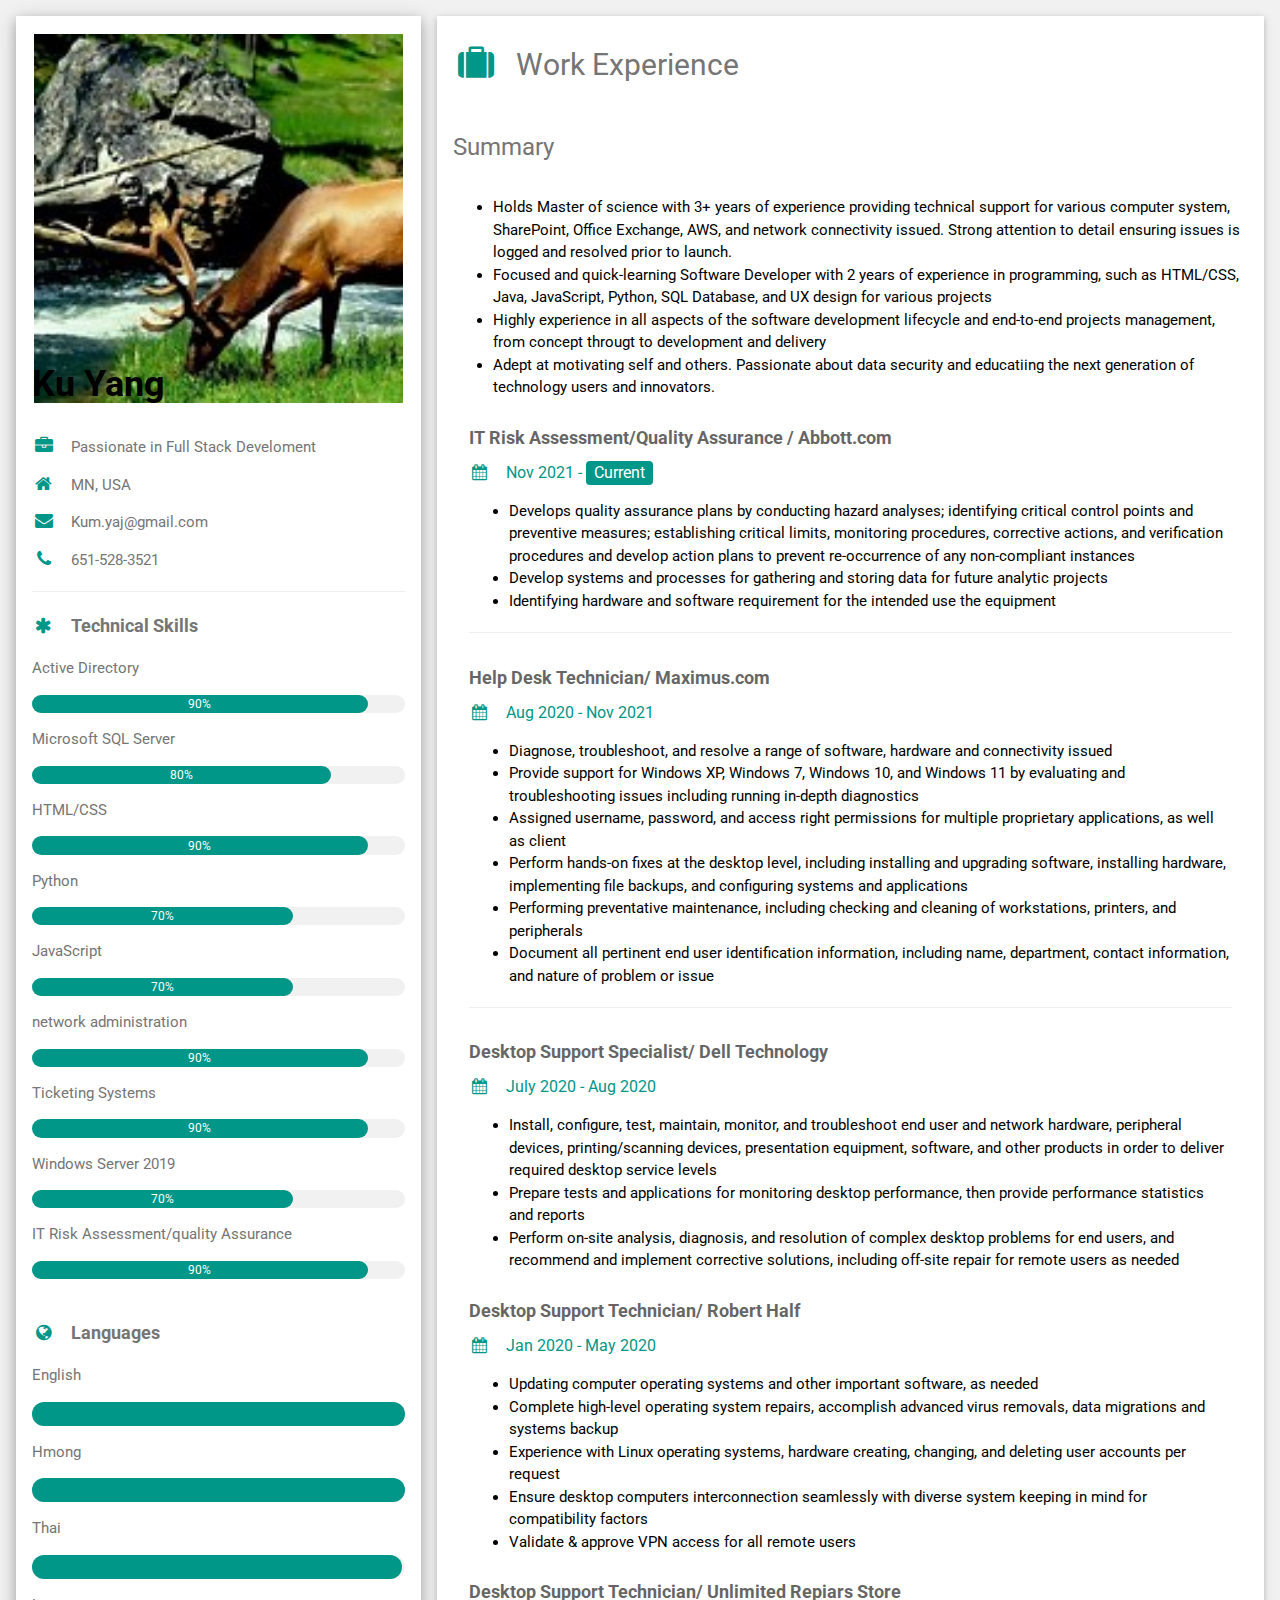
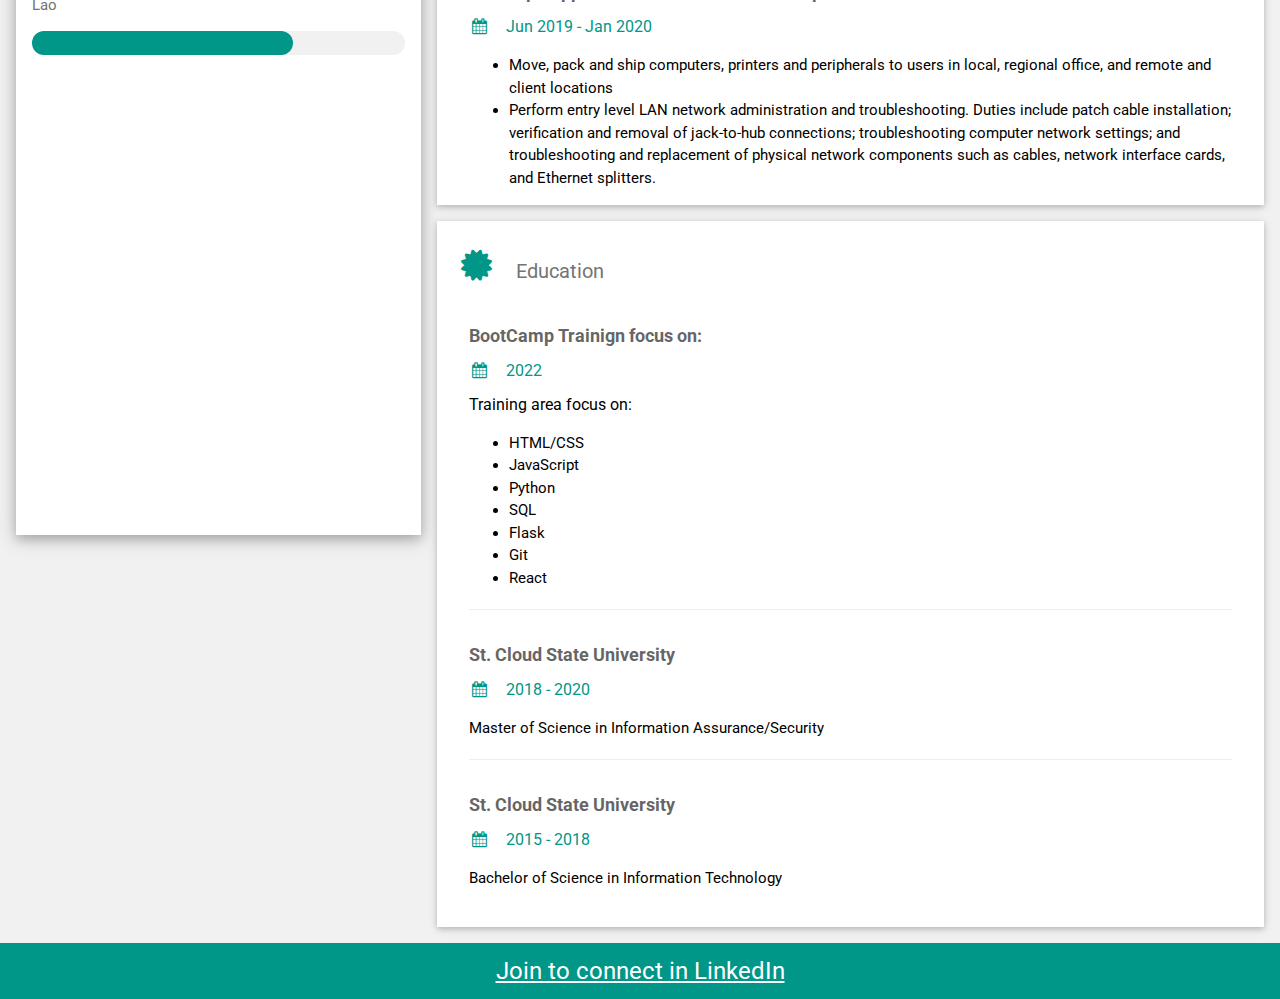
<file: RESUME.html>
<!DOCTYPE html>
<html>
<title>Ku's Resume</title>
<meta charset="UTF-8">
<meta name="viewport" content="width=device-width, initial-scale=1">
<link rel="stylesheet" href="https://www.w3schools.com/w3css/4/w3.css">
<link rel='stylesheet' href='https://fonts.googleapis.com/css?family=Roboto'>
<link rel="stylesheet" href="https://cdnjs.cloudflare.com/ajax/libs/font-awesome/4.7.0/css/font-awesome.min.css">
<style>
html,body,h1,h2,h3,h4,h5,h6 {font-family: "Roboto", sans-serif}
</style>
<body class="w3-light-grey">

<!-- Page Container -->
<div class="w3-content w3-margin-top" style="max-width:1700px;">

  <!-- The Grid -->
  <div class="w3-row-padding">
  
    <!-- Left Column -->
    <div class="w3-third">
    
      <div class="w3-white w3-text-grey w3-card-4">
        <div class="w3-display-container">
          <img src="image/3.jpg" width="100%" height="100%" style="border:18px solid white" alt="Ku Yang">
          <div class="w3-display-bottomleft w3-container w3-text-black">
            <h1 style="color:black"><b>Ku Yang</b></h1>
          </div>
        </div>
        <div class="w3-container">
          <p><i class="fa fa-briefcase fa-fw w3-margin-right w3-large w3-text-teal"></i>Passionate in Full Stack Develoment</p>
          <p><i class="fa fa-home fa-fw w3-margin-right w3-large w3-text-teal"></i>MN, USA</p>
          <p><i class="fa fa-envelope fa-fw w3-margin-right w3-large w3-text-teal"></i>Kum.yaj@gmail.com</p>
          <p><i class="fa fa-phone fa-fw w3-margin-right w3-large w3-text-teal"></i>651-528-3521</p>
          <hr>

          <p class="w3-large"><b><i class="fa fa-asterisk fa-fw w3-margin-right w3-text-teal"></i>Technical Skills</b></p>
          <p>Active Directory</p>
          <div class="w3-light-grey w3-round-xlarge w3-small">
            <div class="w3-container w3-center w3-round-xlarge w3-teal" style="width:90%">90%</div>
          </div>
          <p>Microsoft SQL Server</p>
          <div class="w3-light-grey w3-round-xlarge w3-small">
            <div class="w3-container w3-center w3-round-xlarge w3-teal" style="width:80%">
              <div class="w3-center w3-text-white">80%</div>
            </div>
          </div>
          <p>HTML/CSS</p>
          <div class="w3-light-grey w3-round-xlarge w3-small">
            <div class="w3-container w3-center w3-round-xlarge w3-teal" style="width:90%">90%</div>
          </div>
          <p>Python</p>
          <div class="w3-light-grey w3-round-xlarge w3-small">
            <div class="w3-container w3-center w3-round-xlarge w3-teal" style="width:70%">70%</div>
          </div>
          <p>JavaScript</p>
          <div class="w3-light-grey w3-round-xlarge w3-small">
            <div class="w3-container w3-center w3-round-xlarge w3-teal" style="width:70%">70%</div>
          </div>
          <p>network administration</p>
          <div class="w3-light-grey w3-round-xlarge w3-small">
            <div class="w3-container w3-center w3-round-xlarge w3-teal" style="width:90%">90%</div>
          </div>
          <p>Ticketing Systems</p>
          <div class="w3-light-grey w3-round-xlarge w3-small">
            <div class="w3-container w3-center w3-round-xlarge w3-teal" style="width:90%">90%</div>
          </div>
          <p>Windows Server 2019</p>
          <div class="w3-light-grey w3-round-xlarge w3-small">
            <div class="w3-container w3-center w3-round-xlarge w3-teal" style="width:70%">70%</div>
          </div>
          <p>IT Risk Assessment/quality Assurance</p>
          <div class="w3-light-grey w3-round-xlarge w3-small">
            <div class="w3-container w3-center w3-round-xlarge w3-teal" style="width:90%">90%</div>
          </div>         
          <br>
          <p class="w3-large w3-text-theme"><b><i class="fa fa-globe fa-fw w3-margin-right w3-text-teal"></i>Languages</b></p>
          <p>English</p>
          <div class="w3-light-grey w3-round-xlarge">
            <div class="w3-round-xlarge w3-teal" style="height:24px;width:100%"></div>
          </div>
          <p>Hmong</p>
          <div class="w3-light-grey w3-round-xlarge">
            <div class="w3-round-xlarge w3-teal" style="height:24px;width:100%"></div>
          </div>
          <p>Thai</p>
          <div class="w3-light-grey w3-round-xlarge">
            <div class="w3-round-xlarge w3-teal" style="height:24px;width:99%"></div>
          </div>
          <p>Lao</p>
          <div class="w3-light-grey w3-round-xlarge">
            <div class="w3-round-xlarge w3-teal" style="height:24px;width:70%"></div>
          </div>
          
          <br>
          <iframe src="https://www.google.com/maps/embed?pb=!1m18!1m12!1m3!1d2822.623732789482!2d-93.04801718403607!3d44.97163897909818!2m3!1f0!2f0!3f0!3m2!1i1024!2i768!4f13.1!3m3!1m2!1s0x52b2d4c42932a4d7%3A0x96933a84f91239e5!2sHmong%20Village!5e0!3m2!1sen!2sus!4v1647743145726!5m2!1sen!2sus" width="520" height="450" style="border:0;" allowfullscreen="" loading="lazy"></iframe>
        </div>
      </div><br>

    <!-- End Left Column -->
    </div>

    <!-- Right Column -->
    <div class="w3-twothird">
      <div class="w3-container w3-card w3-white w3-margin-bottom">
        <h2 class="w3-text-grey w3-padding-16"><i class="fa fa-suitcase fa-fw w3-margin-right w3-xxlarge w3-text-teal"></i>Work Experience</h2>
        <h3 class="w3-text-grey w3-padding-16"></i>Summary</h3>
        <ul>
          <li>Holds Master of science with 3+ years of experience providing technical support for various computer system, SharePoint, Office Exchange, AWS, and network connectivity issued. Strong attention to detail ensuring issues is logged and resolved prior to launch. </li>
          <li>Focused and quick-learning Software Developer with 2 years of experience in programming, such as HTML/CSS, Java, JavaScript, Python, SQL Database, and UX design for various projects</li>
          <li>Highly experience in all aspects of the software development lifecycle and end-to-end projects management, from concept througt to development and delivery</li>
          <li>Adept at motivating self and others. Passionate about data security and educatiing the next generation of technology users and innovators.</li>
        </ul>
        <div class="w3-container">
          <h5 class="w3-opacity"><b>IT Risk Assessment/Quality Assurance / Abbott.com</b></h5>
          <h6 class="w3-text-teal"><i class="fa fa-calendar fa-fw w3-margin-right"></i>Nov 2021 - <span class="w3-tag w3-teal w3-round">Current</span></h6>
          <ul>
              <li>Develops quality assurance plans by conducting hazard analyses; identifying critical control points and preventive measures; establishing critical limits, monitoring procedures, corrective actions, and verification procedures and develop action plans to prevent re-occurrence of any non-compliant instances</li>
              <li>Develop systems and processes for gathering and storing data for future analytic projects</li>
              <li>Identifying hardware and software requirement for the intended use the equipment</li>
          </ul>
          <hr>
        </div>
        <div class="w3-container">
          <h5 class="w3-opacity"><b>Help Desk Technician/ Maximus.com</b></h5>
          <h6 class="w3-text-teal"><i class="fa fa-calendar fa-fw w3-margin-right"></i>Aug 2020 - Nov 2021</h6>
          <ul>
            <li>Diagnose, troubleshoot, and resolve a range of software, hardware and connectivity issued</li>
            <li>Provide support for Windows XP, Windows 7, Windows 10, and Windows 11 by evaluating and troubleshooting issues including running in-depth diagnostics</li>
            <li>Assigned username, password, and access right permissions for multiple proprietary applications, as well as client</li>
            <li>Perform hands-on fixes at the desktop level, including installing and upgrading software, installing hardware, implementing file backups, and configuring systems and applications</li>
            <li>Performing preventative maintenance, including checking and cleaning of workstations, printers, and peripherals</li>
            <li>Document all pertinent end user identification information, including name, department, contact information, and nature of problem or issue</li>
        </ul>
          <hr>
        </div>
        <div class="w3-container">
          <h5 class="w3-opacity"><b> Desktop Support Specialist/ Dell Technology</b></h5>
          <h6 class="w3-text-teal"><i class="fa fa-calendar fa-fw w3-margin-right"></i>July 2020 - Aug 2020</h6>
          <ul>
            <li>Install, configure, test, maintain, monitor, and troubleshoot end user and
                network hardware, peripheral devices, printing/scanning devices, presentation
                equipment, software, and other products in order to deliver required desktop
                service levels</li>
            <li>Prepare tests and applications for monitoring desktop performance, then provide performance statistics and reports</li>
            <li>Perform on-site analysis, diagnosis, and resolution of complex desktop
                problems for end users, and recommend and implement corrective solutions,
                including off-site repair for remote users as needed</li>
        </ul>
        </div>
        <div class="w3-container">
          <h5 class="w3-opacity"><b> Desktop Support Technician/ Robert Half</b></h5>
          <h6 class="w3-text-teal"><i class="fa fa-calendar fa-fw w3-margin-right"></i>Jan 2020 - May 2020</h6>
          <ul>
            <li>Updating computer operating systems and other important software, as needed</li>
            <li>Complete high-level operating system repairs, accomplish advanced virus removals, data migrations and systems backup</li>
            <li>Experience with Linux operating systems, hardware creating, changing, and deleting user accounts per request</li>
            <li>Ensure desktop computers interconnection seamlessly with diverse system keeping in mind for compatibility factors</li>
            <li>Validate & approve VPN access for all remote users</li>
          </ul>
        </div>
        <div class="w3-container">
          <h5 class="w3-opacity"><b> Desktop Support Technician/ Unlimited Repiars Store</b></h5>
          <h6 class="w3-text-teal"><i class="fa fa-calendar fa-fw w3-margin-right"></i>Jun 2019 - Jan 2020</h6>
          <ul>
            <li>Move, pack and ship computers, printers and peripherals to users in local, regional office, and remote and client locations</li>
            <li>Perform entry level LAN network administration and troubleshooting. Duties include 
              patch cable installation; verification and removal of jack-to-hub
              connections; troubleshooting computer network settings; and troubleshooting and replacement of physical 
              network components such as cables, network interface cards, and Ethernet splitters.</li>           
          </ul>
        </div>
      </div>

      <div class="w3-container w3-card w3-white">
        <h4 class="w3-text-grey w3-padding-16"><i class="fa fa-certificate fa-fw w3-margin-right w3-xxlarge w3-text-teal"></i>Education</h4>
        <div class="w3-container">
          <h5 class="w3-opacity"><b>BootCamp Trainign focus on: </b></h5>
          <h6 class="w3-text-teal"><i class="fa fa-calendar fa-fw w3-margin-right"></i>2022</h6>
          <h6>Training area focus on:</h6>
          <ul>
            <li> HTML/CSS</li>
            <li>JavaScript</li>
            <li>Python</li>
            <li>SQL</li>
            <li>Flask</li>
            <li>Git</li>
            <li>React</li>
          </ul>
          <hr>
        </div>
        <div class="w3-container">
          <h5 class="w3-opacity"><b>St. Cloud State University</b></h5>
          <h6 class="w3-text-teal"><i class="fa fa-calendar fa-fw w3-margin-right"></i>2018 - 2020</h6>
          <p>Master of Science in Information Assurance/Security</p>
          <hr>
        </div>
        <div class="w3-container">
          <h5 class="w3-opacity"><b>St. Cloud State University</b></h5>
          <h6 class="w3-text-teal"><i class="fa fa-calendar fa-fw w3-margin-right"></i>2015 - 2018</h6>
          <p>Bachelor of Science in Information Technology</p><br>
        </div>
      </div>

    <!-- End Right Column -->
    </div>
    
  <!-- End Grid -->
  </div>
  
  <!-- End Page Container -->
</div>

<footer class="w3-container w3-teal w3-center w3-margin-top">
  
    <a href="https://www.linkedin.com/in/kumyang/"><h3>Join to connect in LinkedIn</h3></i></a>
</footer>

</body>
</html>
</file>
